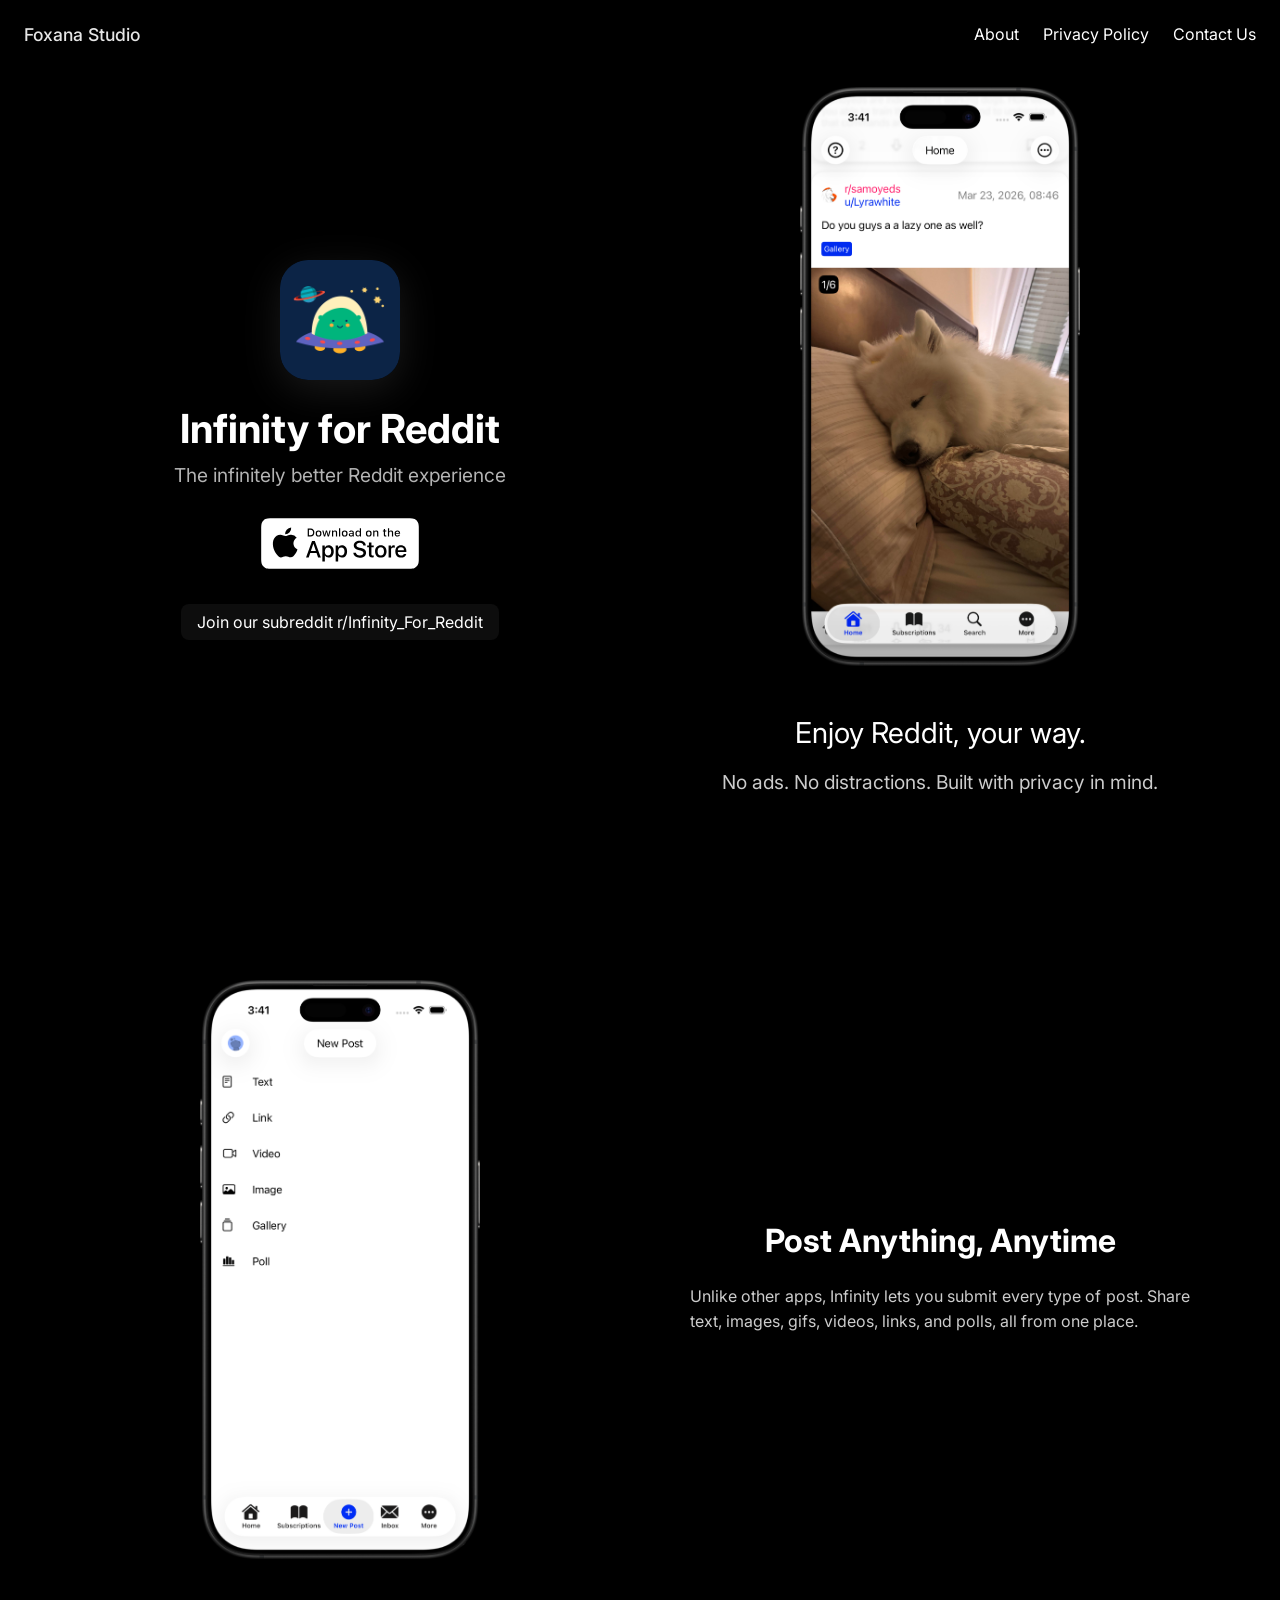
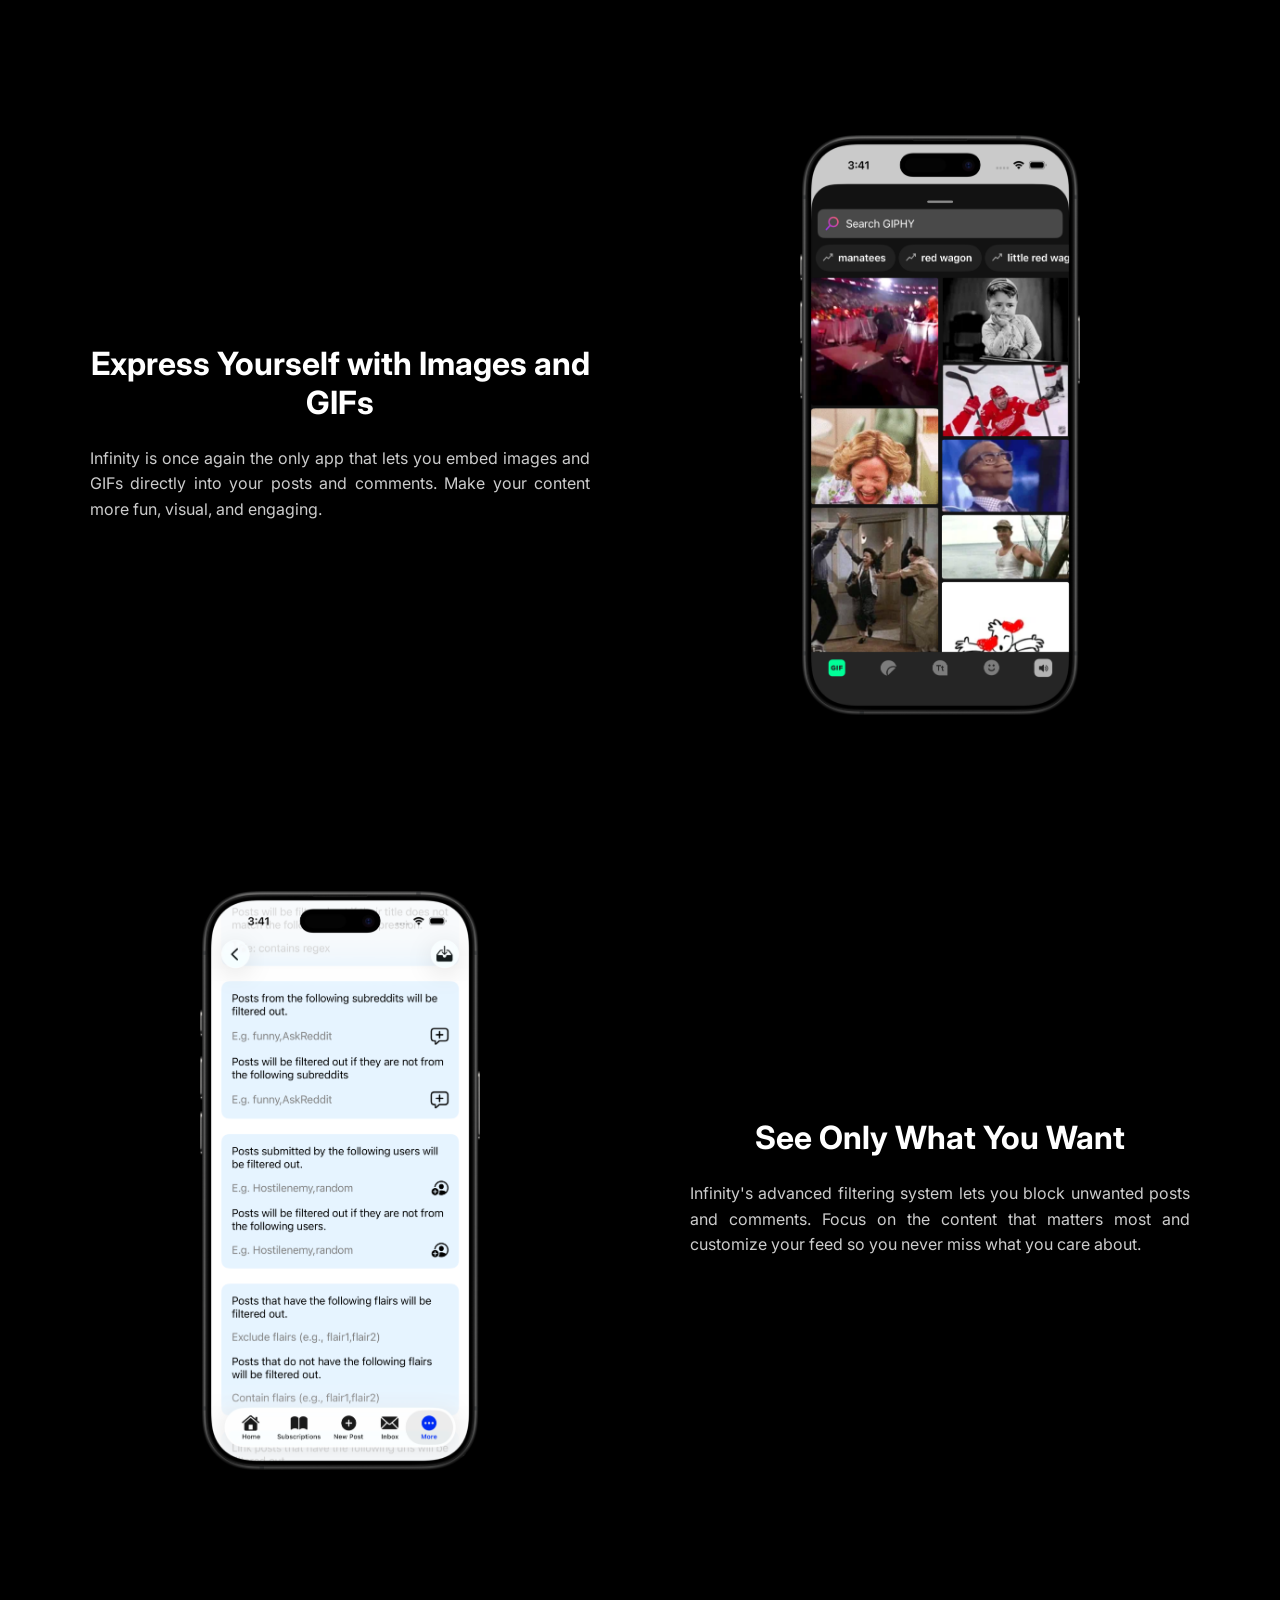
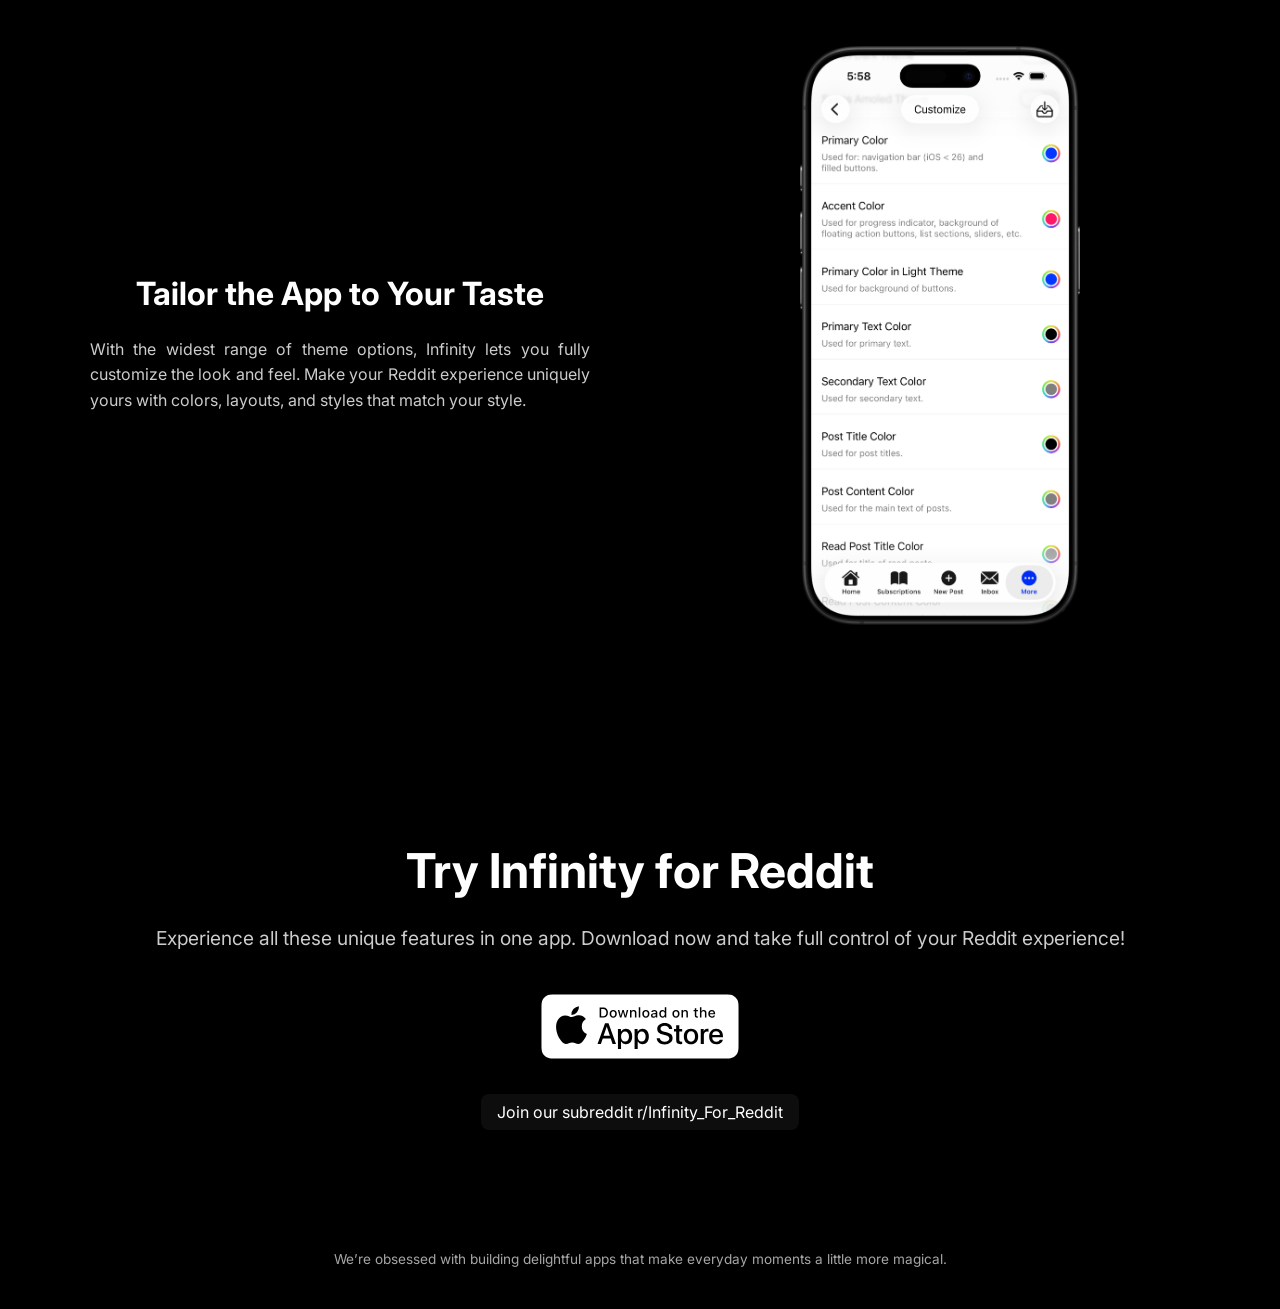
<file: index.html>
<!DOCTYPE html>
<html lang="en">
    <head>
        <meta charset="UTF-8" />
        <meta name="viewport" content="width=device-width, initial-scale=1.0" />
        <meta property="og:title" content="Infinity for Reddit" />
        <meta property="og:description" content="The infinitely better Reddit experience" />
        <meta property="og:image" content="https://foxanastudio.com/resources/og_image.png" />
        <meta property="og:url" content="https://foxanastudio.com/" />
        <meta property="og:type" content="website" />
        
        <title>Infinity for Reddit - The infinitely better Reddit experience</title>
        
        <link rel="icon" href="resources/favicon.ico" type="image/x-icon">
        <link rel="shortcut icon" href="resources/favicon.ico" type="image/x-icon">
        <link rel="apple-touch-icon" href="resources/apple-touch-icon.ico">
        
        <link rel="stylesheet" href="styles/header.css">
        <link href="https://fonts.googleapis.com/css2?family=Pacifico&family=Inter:wght@300;400;500&display=swap" rel="stylesheet">
        
        <style>
            * {
                box-sizing: border-box;
            }
            
            body {
                margin: 0;
                height: 100vh;
                background: #000;
                color: #fff;
                font-family: 'Inter', system-ui, -apple-system, BlinkMacSystemFont, sans-serif;
            }
            
            footer {
                font-size: 0.85rem;
                opacity: 0.65;
                line-height: 1.4;
                text-align: center;
                padding: 40px 20px;
            }
            
            .container {
                display: flex;
                min-height: 100vh;
                padding: 40px;
                max-width: 1500px;
                margin: 0 auto;
            }
            
            .container + .container {
                min-height: auto;
                padding-top: 80px;
                padding-bottom: 80px;
            }
            
            .left, .right {
                flex: 1;
                display: flex;
                align-items: center;
                justify-content: center;
                text-align: center;
            }
            
            .app-icon {
                width: 120px;
                height: 120px;
                border-radius: 28px;
                margin-bottom: 20px;
                box-shadow: 0 10px 40px rgba(255,255,255,0.1);
            }
            
            .app-name {
                font-size: 2.5rem;
                margin: 0;
            }
            
            .tagline {
                font-size: 1.2rem;
                opacity: 0.7;
                margin: 10px 0 30px;
            }
            
            .app-store {
                width: 160px;
                cursor: pointer;
                transition: transform 0.2s ease;
            }
            
            .app-store:hover {
                transform: scale(1.05);
            }
            
            .subreddit-link {
                display: block;
                width: fit-content;
                margin: 30px auto 0;
                padding: 8px 16px;
                font-size: 1rem;
                color: #fff;
                background-color: #0D0D0D;
                border-radius: 8px;
                text-decoration: none;
                transition: background-color 0.2s, transform 0.2s;
            }
            
            .subreddit-link:hover {
                background-color: #333333;
                transform: translateY(-2px);
            }
            
            .subreddit-link:active {
                transform: translateY(0);
            }
            
            .section_title {
                max-width: 500px;
                margin: 0 auto;
            }
            
            .section_text {
                max-width: 500px;
                margin: 0 auto;
                margin-top: 24px;
                line-height: 1.6;
                text-align: justify;
                color: #ccc;
            }
            
            .hero-line {
                font-size: 1.8rem;
                margin-bottom: 20px;
            }
            
            .hero-sub {
                font-size: 1.2rem;
                opacity: 0.8;
            }
            
            .screenshot {
                width: 280px;
                max-width: 100%;
                border-radius: 24px;
                margin-bottom: 16px;
            }
            
            .caption {
                font-size: 1.4rem;
                opacity: 0.8;
            }
            
            .container:nth-child(even) {
                flex-direction: row-reverse;
            }
            
            .download-cta {
                display: flex;
                justify-content: center;
                align-items: center;
                padding: 80px 40px;
                text-align: center;
            }
            
            .download-cta h2 {
                font-size: clamp(2rem, 4vw, 3rem);
                margin-bottom: 24px;
            }
            
            .download-cta p {
                font-size: 1.2rem;
                margin-bottom: 40px;
                color: #ccc;
                line-height: 1.5;
                text-align: justify
            }
            
            .download-cta .app-store {
                max-width: 200px;
                width: 100%;
                height: auto;
            }
            
            @media (max-width: 768px) {
                .container {
                    flex-direction: column;
                    text-align: center;
                    justify-content: center;
                    min-height: 100vh;
                }
                
                .container:nth-child(even) {
                    flex-direction: column;
                }
                
                .left, .right {
                    flex: unset;
                    width: 100%;
                    margin-top: 40px;
                }
                
                .download-cta h2 {
                    max-width: 500px;
                }
                
                .download-cta p {
                    max-width: 500px;
                }
                
                footer {
                    position: static;
                    margin-top: 40px;
                    text-align: center;
                    padding-bottom: 20px;
                }
            }
        </style>
        
        <script src="scripts/nav.js"></script>
    </head>
    <body>
        <div class="brand">Foxana Studio</div>
        
        <div class="nav">
            <button class="hamburger">
                <img src="resources/menu.svg" alt="Nav" />
            </button>
            <div class="nav-links">
                <a href="about">About</a>
                <a href="infinity-privacy">Privacy Policy</a>
                <a href="contact">Contact Us</a>
            </div>
        </div>
        
        <div class="container">
            <div class="left">
                <div>
                    <img src="resources/icon.png" alt="App Icon" class="app-icon" />
                    
                    <h1 class="app-name">Infinity for Reddit</h1>
                    <p class="tagline">The infinitely better Reddit experience</p>
                    
                    <a href="https://apps.apple.com/us/app/infinity-for-reddit/id6759064642" target="_blank" rel="noopener noreferrer">
                        <img
                        src="resources/app_store_badge.svg"
                        alt="Download on the App Store"
                        class="app-store"
                        />
                    </a>
                    
                    <a href="https://reddit.com/r/Infinity_For_Reddit" class="subreddit-link" target="_blank" rel="noopener noreferrer">
                        Join our subreddit r/Infinity_For_Reddit
                    </a>
                </div>
            </div>
            
            <div class="right">
                <div>
                    <img src="resources/screen1.png" class="screenshot" />
                    <p class="hero-line">
                    Enjoy Reddit, your way.
                    </p>
                    <p class="hero-sub">
                    No ads. No distractions. Built with privacy in mind.
                    </p>
                </div>
            </div>
        </div>
        
        <div class="container">
            <div class="left">
                <div>
                    <h1 class="section_title">Post Anything, Anytime</h2>
                    <p class="section_text">Unlike other apps, Infinity lets you submit every type of post. Share text, images, gifs, videos, links, and polls, all from one place.</p>
                </div>
            </div>
            
            <div class="right">
                <img src="resources/screen2.png" class="screenshot" />
            </div>
        </div>
        
        <div class="container">
            <div class="left">
                <div>
                    <h1 class="section_title">Express Yourself with Images and GIFs</h2>
                    <p class="section_text">Infinity is once again the only app that lets you embed images and GIFs directly into your posts and comments. Make your content more fun, visual, and engaging.</p>
                </div>
            </div>
            
            <div class="right">
                <img src="resources/screen3.png" class="screenshot" />
            </div>
        </div>
        
        <div class="container">
            <div class="left">
                <div>
                    <h1 class="section_title">See Only What You Want</h2>
                    <p class="section_text">Infinity's advanced filtering system lets you block unwanted posts and comments. Focus on the content that matters most and customize your feed so you never miss what you care about.</p>
                </div>
            </div>
            
            <div class="right">
                <img src="resources/screen4.png" class="screenshot" />
            </div>
        </div>
        
        <div class="container">
            <div class="left">
                <div>
                    <h1 class="section_title">Tailor the App to Your Taste</h2>
                    <p class="section_text">With the widest range of theme options, Infinity lets you fully customize the look and feel. Make your Reddit experience uniquely yours with colors, layouts, and styles that match your style.</p>
                </div>
            </div>
            
            <div class="right">
                <img src="resources/screen5.png" class="screenshot" />
            </div>
        </div>
        
        <div class="download-cta">
          <div>
            <h2>Try Infinity for Reddit</h2>
            <p>Experience all these unique features in one app. Download now and take full control of your Reddit experience!</p>
            <a href="https://apps.apple.com/us/app/infinity-for-reddit/id6759064642" target="_blank" rel="noopener noreferrer">
              <img src="resources/app_store_badge.svg" alt="Download on the App Store" class="app-store">
            </a>
            <a href="https://reddit.com/r/Infinity_For_Reddit" class="subreddit-link" target="_blank" rel="noopener noreferrer">
                Join our subreddit r/Infinity_For_Reddit
            </a>
          </div>
        </div>
        
        <footer>
            We’re obsessed with building delightful apps that make everyday moments a little more magical.
        </footer>
    </body>
</html>
</file>
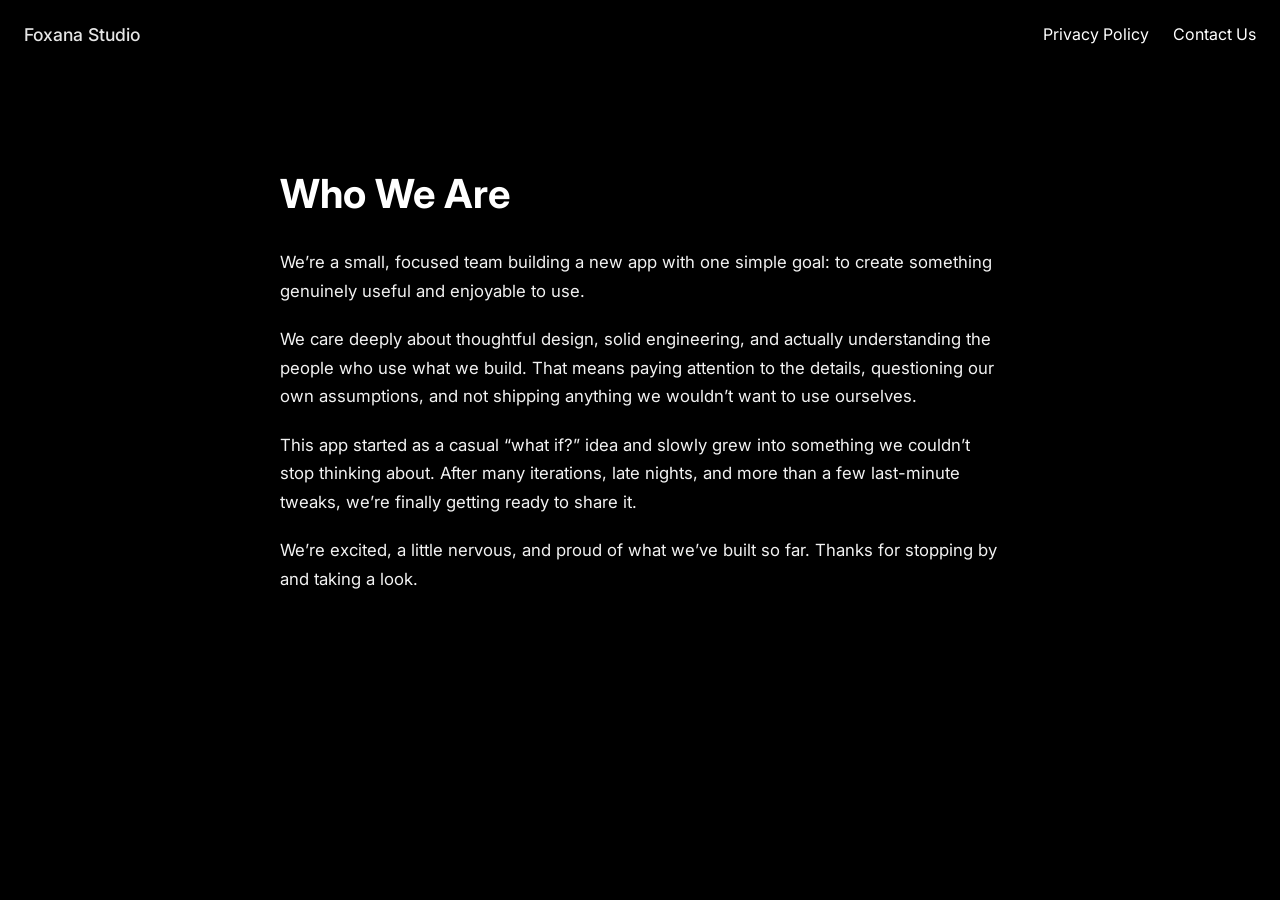
<file: about.html>
<!DOCTYPE html>
<html lang="en">
<head>
    <meta charset="UTF-8" />
    <meta name="viewport" content="width=device-width, initial-scale=1.0" />
    <meta property="og:title" content="About Us - Foxana Studio" />
    <meta property="og:description" content="Learn about the team behind Infinity for Reddit." />
    <meta property="og:image" content="https://foxanastudio.com/resources/og_image.png" />
    <meta property="og:url" content="https://foxanastudio.com/about" />
    <meta property="og:type" content="website" />
    
    <title>About Us - Foxana Studio</title>

    <link rel="icon" href="resources/favicon.ico" type="image/x-icon">
    <link rel="shortcut icon" href="resources/favicon.ico" type="image/x-icon">
    <link rel="apple-touch-icon" href="resources/apple-touch-icon.ico">
    
    <link rel="stylesheet" href="styles/header.css">
    <link href="https://fonts.googleapis.com/css2?family=Inter:wght@300;400;500&display=swap" rel="stylesheet">

    <style>
    * {
      box-sizing: border-box;
    }

    body {
      margin: 0;
      min-height: 100vh;
      background: #000;
      color: #fff;
      font-family: 'Inter', system-ui, -apple-system, BlinkMacSystemFont, sans-serif;
      padding: 40px;
    }

    /* Content */
    .content {
      max-width: 720px;
      margin: 120px auto 0;
      line-height: 1.7;
    }

    h1 {
      font-size: 2.5rem;
      margin-bottom: 20px;
    }

    p {
      margin-bottom: 20px;
      font-size: 1.05rem;
      opacity: 0.95;
    }

    @media (max-width: 768px) {
      .content {
        margin-top: 100px;
      }
    }
  </style>
  
  <script src="scripts/nav.js"></script>
</head>
<body>
<div class="brand">
    <a href="/">Foxana Studio</a>
</div>

<div class="nav">
  <button class="hamburger">
    <img src="resources/menu.svg" alt="Nav" />
  </button>
  <div class="nav-links">
    <a href="infinity-privacy">Privacy Policy</a>
    <a href="contact">Contact Us</a>
  </div>
</div>

<div class="content">
    <h1>Who We Are</h1>

    <p>
        We’re a small, focused team building a new app with one simple goal:
        to create something genuinely useful and enjoyable to use.
    </p>

    <p>
        We care deeply about thoughtful design, solid engineering, and actually
        understanding the people who use what we build. That means paying attention
        to the details, questioning our own assumptions, and not shipping anything
        we wouldn’t want to use ourselves.
    </p>

    <p>
        This app started as a casual “what if?” idea and slowly grew into something
        we couldn’t stop thinking about. After many iterations, late nights, and
        more than a few last-minute tweaks, we’re finally getting ready to share it.
    </p>

    <p>
        We’re excited, a little nervous, and proud of what we’ve built so far.
        Thanks for stopping by and taking a look.
    </p>
</div>
</body>
</html>
</file>
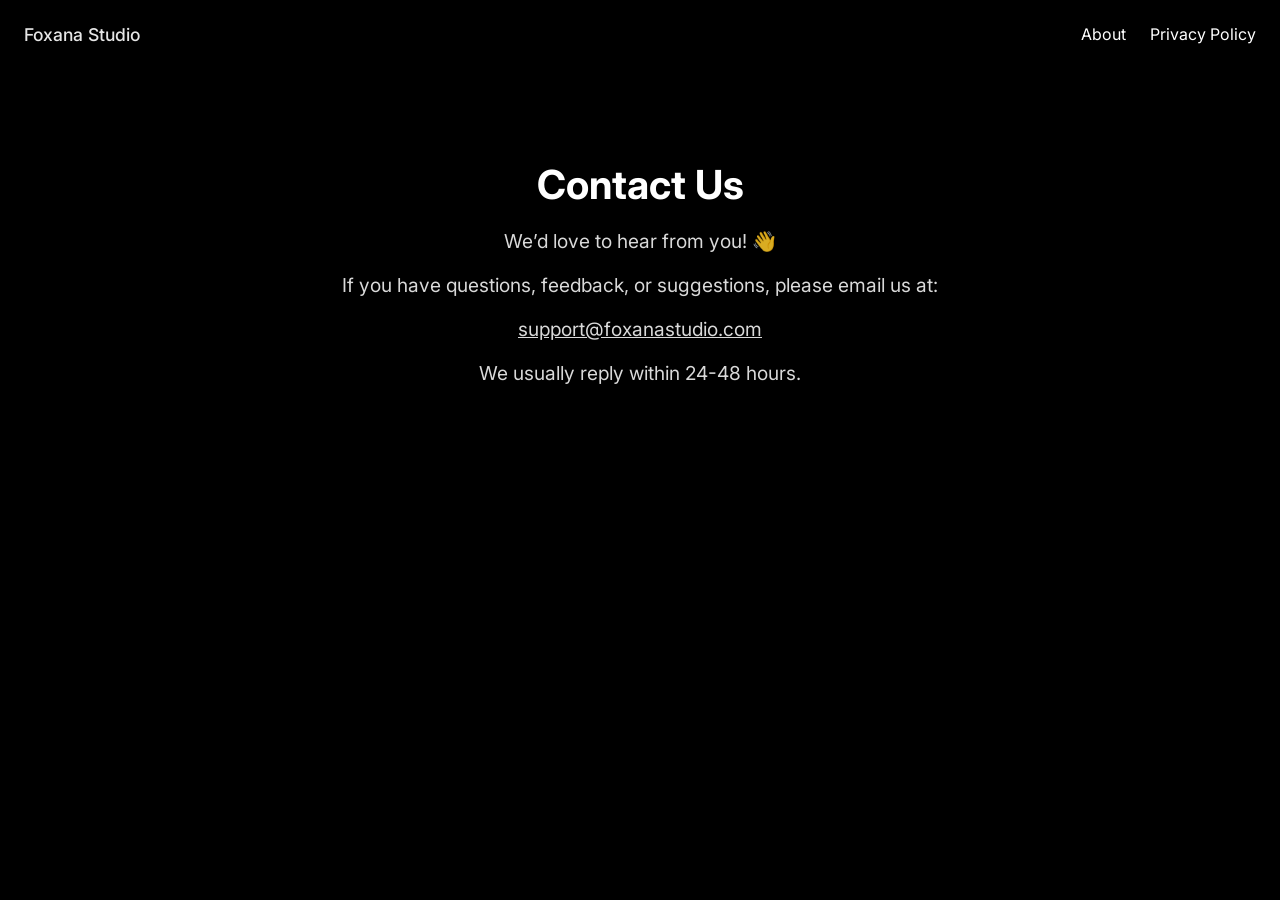
<file: contact.html>
<!DOCTYPE html>
<html lang="en">
<head>
  <meta charset="UTF-8" />
  <meta name="viewport" content="width=device-width, initial-scale=1.0" />
  <meta property="og:title" content="Contact Us - Foxana Studio" />
  <meta property="og:description" content="Get in touch with us for Infinity for Reddit." />
  <meta property="og:image" content="https://foxanastudio.com/resources/og_image.png" />
  <meta property="og:url" content="https://foxanastudio.com/contact" />
  <meta property="og:type" content="website" />
  
  <title>Contact Us - Foxana Studio</title>

  <link rel="icon" href="resources/favicon.ico" type="image/x-icon">
  <link rel="shortcut icon" href="resources/favicon.ico" type="image/x-icon">
  <link rel="apple-touch-icon" href="resources/apple-touch-icon.ico">
  
  <link rel="stylesheet" href="styles/header.css">
  <link href="https://fonts.googleapis.com/css2?family=Inter:wght@300;400;500&display=swap" rel="stylesheet">

  <style>
    * {
      box-sizing: border-box;
    }

    body {
      margin: 0;
      min-height: 100vh;
      background: #000;
      color: #fff;
      font-family: 'Inter', system-ui, -apple-system, BlinkMacSystemFont, sans-serif;
      padding: 40px;
    }

    .container {
      max-width: 900px;
      margin: 120px auto 0 auto; /* pushes content below nav */
      text-align: center;
    }

    h1 {
      font-size: 2.5rem;
      margin-bottom: 20px;
    }

    p {
      font-size: 1.2rem;
      opacity: 0.85;
      margin-bottom: 20px;
    }

    a.contact-link {
      color: #fff;
      text-decoration: underline;
    }

    a.contact-link:hover {
      opacity: 1;
    }
  </style>
  
  <script src="scripts/nav.js"></script>
</head>
<body>

<div class="brand">
  <a href="/">Foxana Studio</a>
</div>

<div class="nav">
  <button class="hamburger">
    <img src="resources/menu.svg" alt="Nav" />
  </button>
  <div class="nav-links">
    <a href="about">About</a>
    <a href="infinity-privacy">Privacy Policy</a>
  </div>
</div>

<div class="container">
  <h1>Contact Us</h1>
  <p>We’d love to hear from you! 👋</p>
  <p>If you have questions, feedback, or suggestions, please email us at:</p>
  <p><a class="contact-link" href="mailto:support@foxanastudio.com">support@foxanastudio.com</a></p>
  <p>We usually reply within 24-48 hours.</p>
</div>

</body>
</html>
</file>
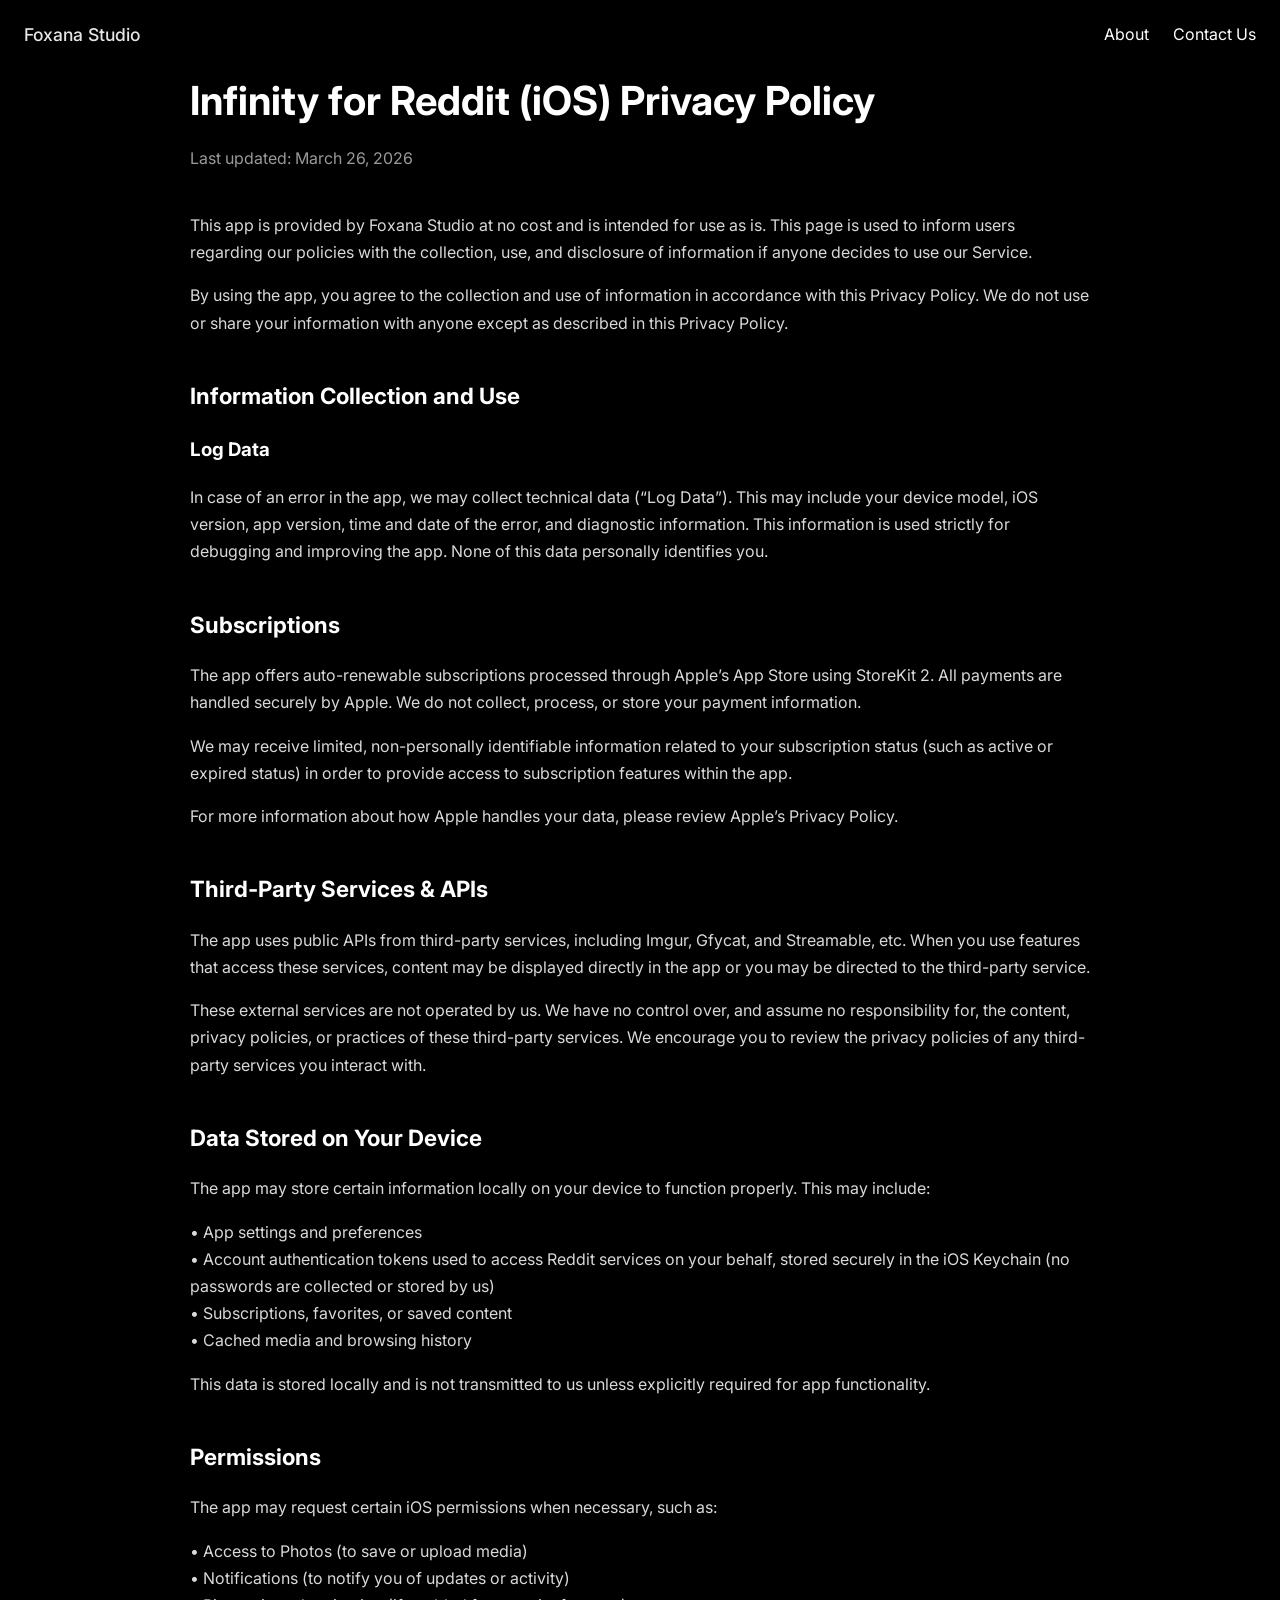
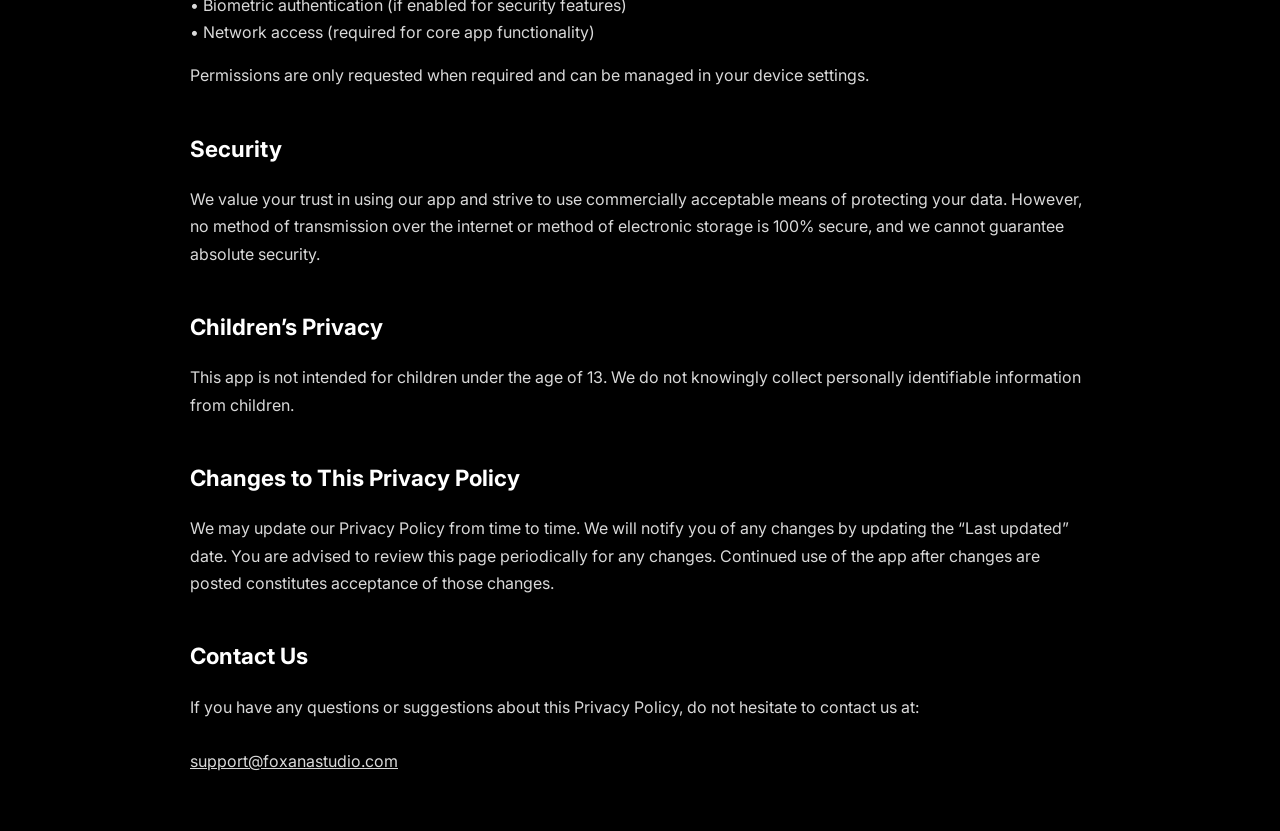
<file: infinity-privacy.html>
<!DOCTYPE html>
<html lang="en">
<head>
  <meta charset="UTF-8" />
  <meta name="viewport" content="width=device-width, initial-scale=1.0" />
  <meta property="og:title" content="Infinity for Reddit (iOS) Privacy Policy" />
  <meta property="og:description" content="Learn how Infinity for Reddit (iOS) handles your data securely." />
  <meta property="og:image" content="https://foxanastudio.com/resources/og_image.png" />
  <meta property="og:url" content="https://foxanastudio.com/infinity-privacy" />
  <meta property="og:type" content="website" />
  
  <title>Infinity for Reddit (iOS) Privacy Policy</title>

  <link rel="icon" href="resources/favicon.ico" type="image/x-icon">
  <link rel="shortcut icon" href="resources/favicon.ico" type="image/x-icon">
  <link rel="apple-touch-icon" href="resources/apple-touch-icon.ico">
  
  <link rel="stylesheet" href="styles/header.css">
  <link href="https://fonts.googleapis.com/css2?family=Inter:wght@300;400;500&display=swap" rel="stylesheet">

  <style>
    * {
      box-sizing: border-box;
    }

    body {
      margin: 0;
      min-height: 100vh;
      background: #000;
      color: #fff;
      font-family: 'Inter', system-ui, -apple-system, BlinkMacSystemFont, sans-serif;
      padding: 40px;
    }
    
    .content {
      max-width: 900px;
      margin: 0 auto;
      line-height: 1.7;
    }

    h1 {
      font-size: 2.5rem;
      margin-bottom: 10px;
    }

    h2 {
      margin-top: 40px;
      font-size: 1.4rem;
    }

    p {
      opacity: 0.85;
      max-width: 900px;
    }

    a {
      color: #fff;
      text-decoration: underline;
    }

    .date {
      opacity: 0.6;
      margin-bottom: 40px;
    }
  </style>
  
  <script src="scripts/nav.js"></script>
</head>
<body>

<div class="brand">
    <a href="/">Foxana Studio</a>
</div>

<div class="nav">
  <button class="hamburger">
    <img src="resources/menu.svg" alt="Nav" />
  </button>
  <div class="nav-links">
    <a href="about">About</a>
    <a href="contact">Contact Us</a>
  </div>
</div>

<div class="content">
<h1>Infinity for Reddit (iOS) Privacy Policy</h1>
<div class="date">Last updated: March 26, 2026</div>

<p>
This app is provided by Foxana Studio at no cost and is intended for use as is.
This page is used to inform users regarding our policies with the collection,
use, and disclosure of information if anyone decides to use our Service.
</p>

<p>
By using the app, you agree to the collection and use of information in accordance
with this Privacy Policy. We do not use or share your information with anyone
except as described in this Privacy Policy.
</p>

<h2>Information Collection and Use</h2>

<h3>Log Data</h3>
<p>
In case of an error in the app, we may collect technical data (“Log Data”).
This may include your device model, iOS version, app version,
time and date of the error, and diagnostic information.
This information is used strictly for debugging and improving the app.
None of this data personally identifies you.
</p>

<h2>Subscriptions</h2>
<p>
The app offers auto-renewable subscriptions processed through Apple’s App Store
using StoreKit 2. All payments are handled securely by Apple.
We do not collect, process, or store your payment information.
</p>

<p>
We may receive limited, non-personally identifiable information related to your
subscription status (such as active or expired status) in order to provide
access to subscription features within the app.
</p>

<p>
For more information about how Apple handles your data,
please review Apple’s Privacy Policy.
</p>

<h2>Third-Party Services & APIs</h2>
<p>
The app uses public APIs from third-party services, including Imgur, Gfycat, and Streamable, etc. 
When you use features that access these services, content may be displayed directly in the app or you may be directed to the third-party service.
</p>
<p>
These external services are not operated by us. We have no control over, and assume no responsibility for, the content, privacy policies, or practices of these third-party services.
We encourage you to review the privacy policies of any third-party services you interact with.
</p>

<h2>Data Stored on Your Device</h2>
<p>
The app may store certain information locally on your device to function properly.
This may include:
</p>

<p>
• App settings and preferences<br />
• Account authentication tokens used to access Reddit services on your behalf, stored securely in the iOS Keychain (no passwords are collected or stored by us)<br />
• Subscriptions, favorites, or saved content<br />
• Cached media and browsing history
</p>

<p>
This data is stored locally and is not transmitted to us unless explicitly required for app functionality.
</p>

<h2>Permissions</h2>
<p>
The app may request certain iOS permissions when necessary, such as:
</p>

<p>
• Access to Photos (to save or upload media)<br />
• Notifications (to notify you of updates or activity)<br />
• Biometric authentication (if enabled for security features)<br />
• Network access (required for core app functionality)
</p>

<p>
Permissions are only requested when required and can be managed in your device settings.
</p>

<h2>Security</h2>
<p>
We value your trust in using our app and strive to use commercially acceptable means of protecting your data. However, no method of transmission over the internet or method of electronic storage is 100% secure, and we cannot guarantee absolute security.
</p>

<h2>Children’s Privacy</h2>
<p>
This app is not intended for children under the age of 13.
We do not knowingly collect personally identifiable information from children.
</p>

<h2>Changes to This Privacy Policy</h2>
<p>
We may update our Privacy Policy from time to time.
We will notify you of any changes by updating the “Last updated” date.
You are advised to review this page periodically for any changes.
Continued use of the app after changes are posted constitutes acceptance
of those changes.
</p>

<h2>Contact Us</h2>
<p>
If you have any questions or suggestions about this Privacy Policy,
do not hesitate to contact us at:
<br /><br />
<a href="mailto:support@foxanastudio.com">support@foxanastudio.com</a>
</p>
</div>
</body>
</html>
</file>
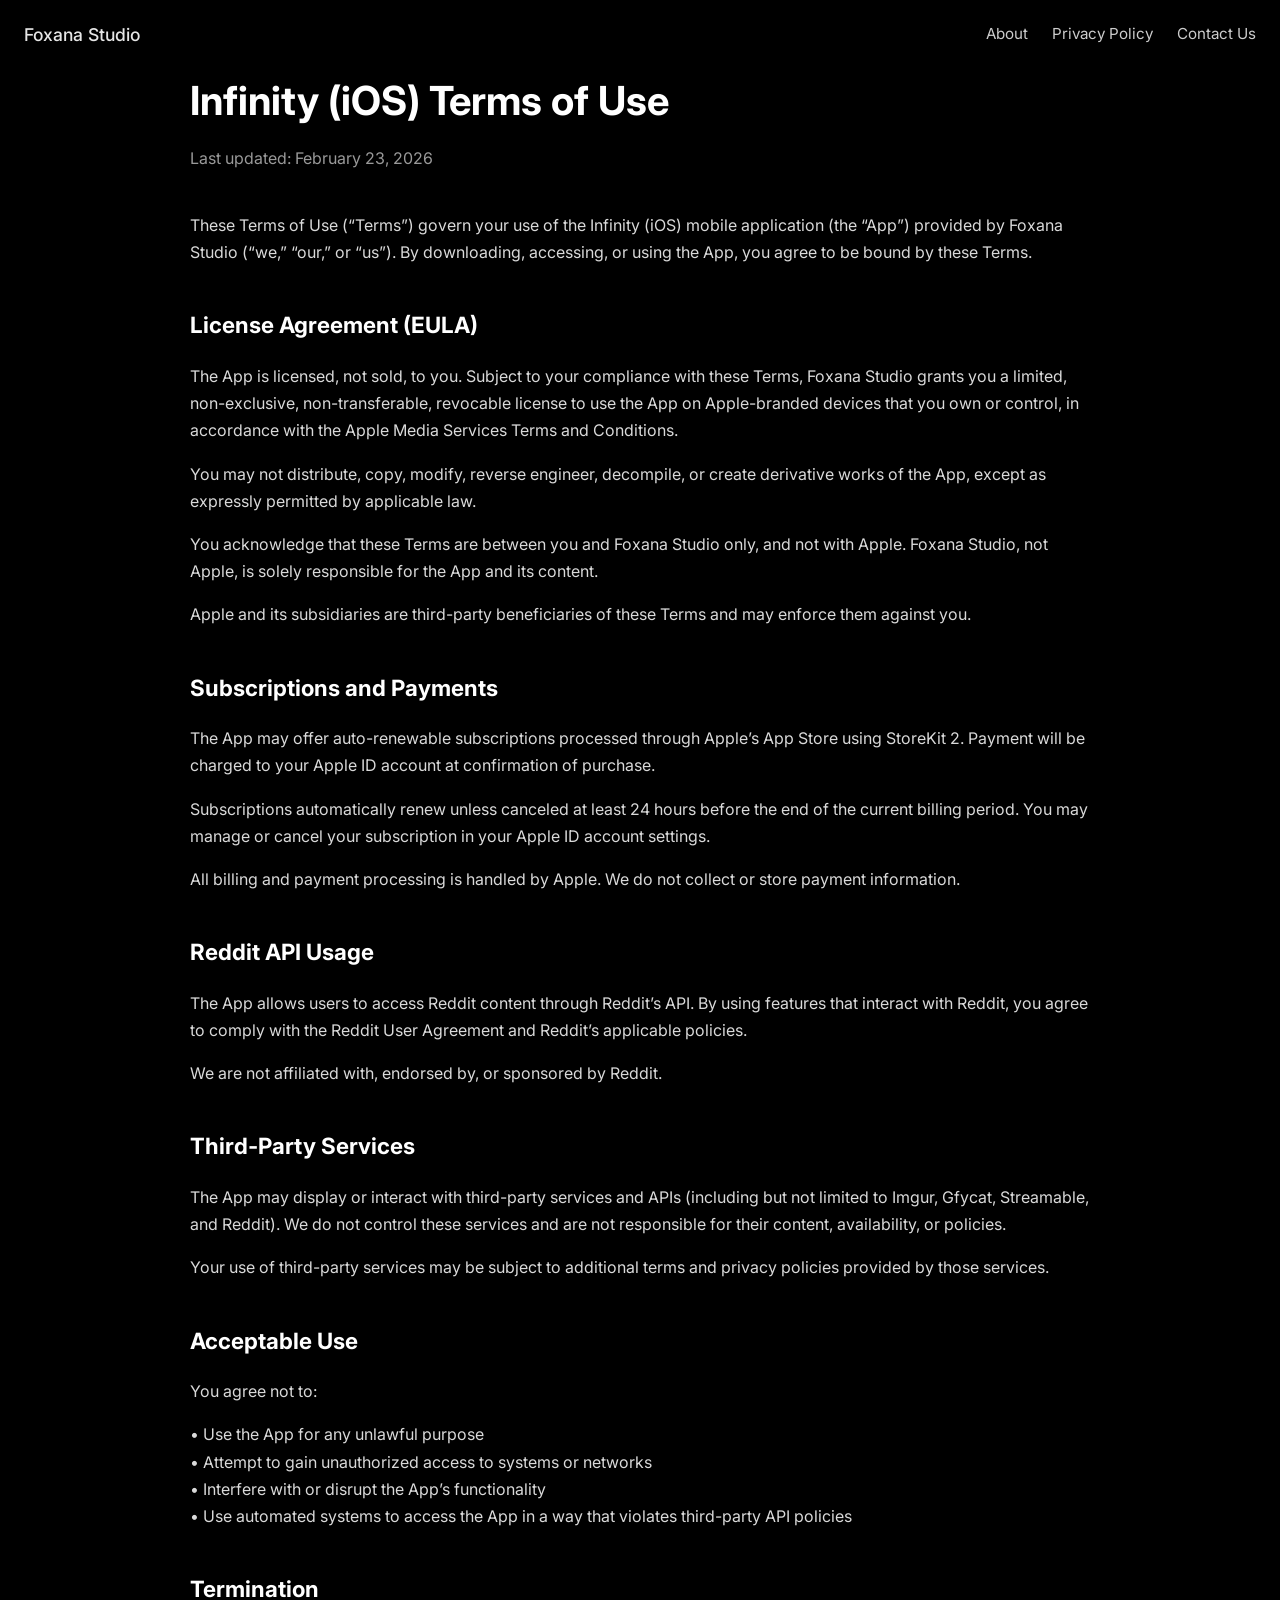
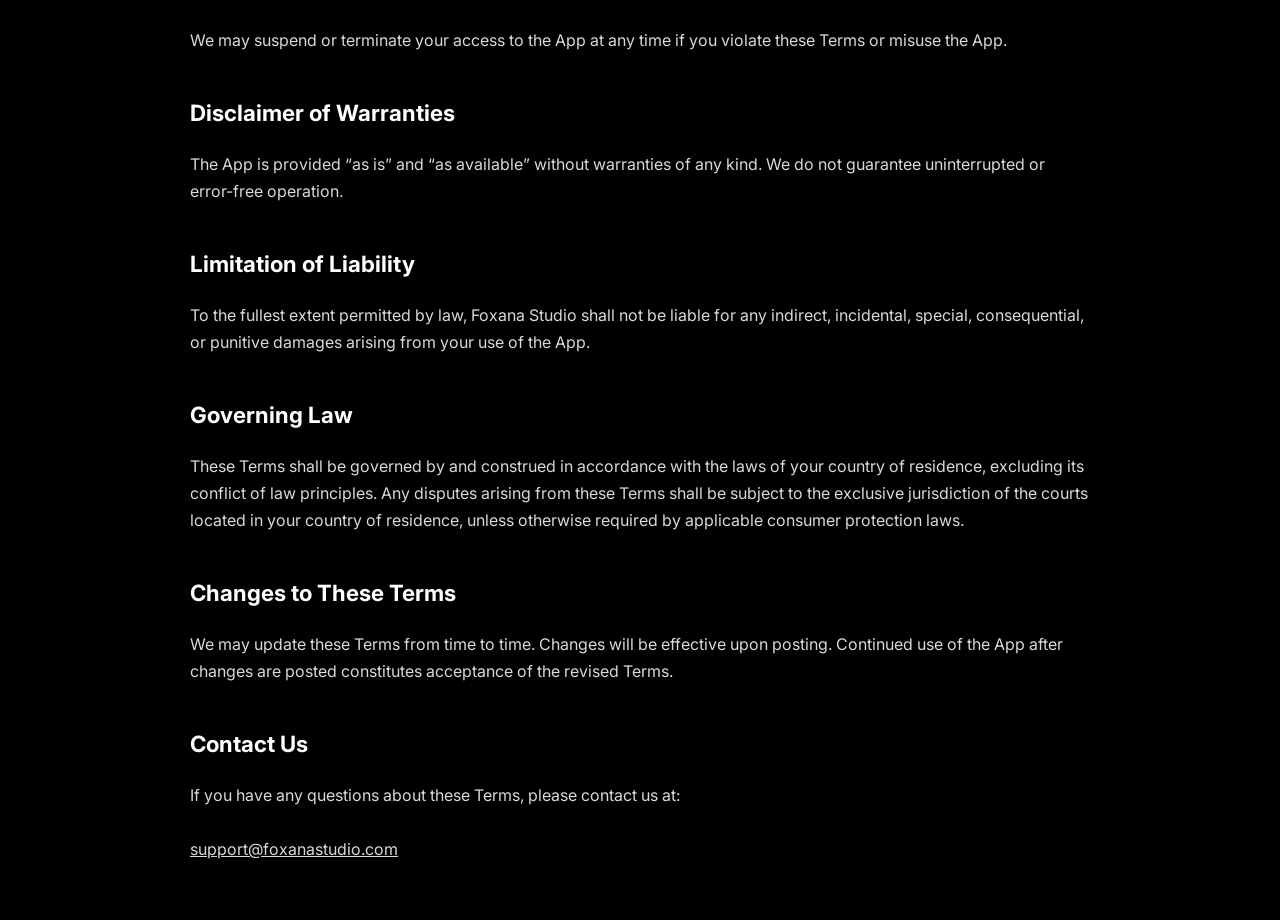
<file: terms.html>
<!DOCTYPE html>
<html lang="en">
<head>
  <meta charset="UTF-8" />
  <title>Infinity (iOS) Terms of Use</title>
  <meta name="viewport" content="width=device-width, initial-scale=1.0" />

  <link href="https://fonts.googleapis.com/css2?family=Inter:wght@300;400;500&display=swap" rel="stylesheet">

  <style>
    * {
      box-sizing: border-box;
    }

    body {
      margin: 0;
      min-height: 100vh;
      background: #000;
      color: #fff;
      font-family: 'Inter', system-ui, -apple-system, BlinkMacSystemFont, sans-serif;
      padding: 40px;
    }

    .brand {
      position: absolute;
      top: 24px;
      left: 24px;
      font-size: 1.1rem;
      font-weight: 500;
      opacity: 0.9;
    }
    
    .brand a {
      color: inherit;
      text-decoration: none;
    }

    .brand a:hover {
      text-decoration: underline;
      opacity: 1;
    }
    
    .nav {
      position: absolute;
      top: 24px;
      right: 24px;
      font-size: 0.95rem;
      display: flex;
      gap: 24px;
    }

    .nav a {
      color: #fff;
      text-decoration: none;
      opacity: 0.8;
    }

    .nav a:hover {
      opacity: 1;
      text-decoration: underline;
    }
    
    .content {
      max-width: 900px;
      margin: 0 auto;
      line-height: 1.7;
    }

    h1 {
      font-size: 2.5rem;
      margin-bottom: 10px;
    }

    h2 {
      margin-top: 40px;
      font-size: 1.4rem;
    }

    p {
      opacity: 0.85;
      max-width: 900px;
    }

    a {
      color: #fff;
      text-decoration: underline;
    }

    .date {
      opacity: 0.6;
      margin-bottom: 40px;
    }
  </style>
</head>
<body>

<div class="brand">
    <a href="/">Foxana Studio</a>
</div>

<div class="nav">
  <a href="about">About</a>
  <a href="infinity-privacy">Privacy Policy</a>
  <a href="contact">Contact Us</a>
</div>

<div class="content">
<h1>Infinity (iOS) Terms of Use</h1>
<div class="date">Last updated: February 23, 2026</div>

<p>
These Terms of Use (“Terms”) govern your use of the Infinity (iOS) mobile application (the “App”) provided by Foxana Studio (“we,” “our,” or “us”). By downloading, accessing, or using the App, you agree to be bound by these Terms.
</p>

<h2>License Agreement (EULA)</h2>

<p>
The App is licensed, not sold, to you. Subject to your compliance with these Terms, Foxana Studio grants you a limited, non-exclusive, non-transferable, revocable license to use the App on Apple-branded devices that you own or control, in accordance with the Apple Media Services Terms and Conditions.
</p>

<p>
You may not distribute, copy, modify, reverse engineer, decompile, or create derivative works of the App, except as expressly permitted by applicable law.
</p>

<p>
You acknowledge that these Terms are between you and Foxana Studio only, and not with Apple. Foxana Studio, not Apple, is solely responsible for the App and its content.
</p>

<p>
Apple and its subsidiaries are third-party beneficiaries of these Terms and may enforce them against you.
</p>

<h2>Subscriptions and Payments</h2>

<p>
The App may offer auto-renewable subscriptions processed through Apple’s App Store using StoreKit 2. Payment will be charged to your Apple ID account at confirmation of purchase.
</p>

<p>
Subscriptions automatically renew unless canceled at least 24 hours before the end of the current billing period. You may manage or cancel your subscription in your Apple ID account settings.
</p>

<p>
All billing and payment processing is handled by Apple. We do not collect or store payment information.
</p>

<h2>Reddit API Usage</h2>

<p>
The App allows users to access Reddit content through Reddit’s API. By using features that interact with Reddit, you agree to comply with the Reddit User Agreement and Reddit’s applicable policies.
</p>

<p>
We are not affiliated with, endorsed by, or sponsored by Reddit.
</p>

<h2>Third-Party Services</h2>

<p>
The App may display or interact with third-party services and APIs (including but not limited to Imgur, Gfycat, Streamable, and Reddit). We do not control these services and are not responsible for their content, availability, or policies.
</p>

<p>
Your use of third-party services may be subject to additional terms and privacy policies provided by those services.
</p>

<h2>Acceptable Use</h2>

<p>
You agree not to:
</p>

<p>
• Use the App for any unlawful purpose<br />
• Attempt to gain unauthorized access to systems or networks<br />
• Interfere with or disrupt the App’s functionality<br />
• Use automated systems to access the App in a way that violates third-party API policies
</p>

<h2>Termination</h2>

<p>
We may suspend or terminate your access to the App at any time if you violate these Terms or misuse the App.
</p>

<h2>Disclaimer of Warranties</h2>

<p>
The App is provided “as is” and “as available” without warranties of any kind. We do not guarantee uninterrupted or error-free operation.
</p>

<h2>Limitation of Liability</h2>

<p>
To the fullest extent permitted by law, Foxana Studio shall not be liable for any indirect, incidental, special, consequential, or punitive damages arising from your use of the App.
</p>

<h2>Governing Law</h2>

<p>
These Terms shall be governed by and construed in accordance with the laws of your country of residence, excluding its conflict of law principles. Any disputes arising from these Terms shall be subject to the exclusive jurisdiction of the courts located in your country of residence, unless otherwise required by applicable consumer protection laws.
</p>

<h2>Changes to These Terms</h2>

<p>
We may update these Terms from time to time. Changes will be effective upon posting. Continued use of the App after changes are posted constitutes acceptance of the revised Terms.
</p>

<h2>Contact Us</h2>

<p>
If you have any questions about these Terms, please contact us at:
<br /><br />
<a href="mailto:support@foxanastudio.com">support@foxanastudio.com</a>
</p>

</div>
</body>
</html>
</file>
<file: styles/header.css>
.brand {
  position: absolute;
  top: 24px;
  left: 24px;
  font-size: 1.1rem;
  font-weight: 500;
  opacity: 0.9;
}

.brand a {
  color: inherit;
  text-decoration: none;
}

.brand a:hover {
  text-decoration: underline;
  opacity: 1;
}

.nav {
  position: absolute;
  top: 24px;
  right: 24px;
}

.hamburger {
  display: none;
  padding: 0;
  margin: 0;
  background: none;
  border: none;
  color: #FFFFFF;
  cursor: pointer;
}

.nav-links {
  display: flex;
  gap: 24px;
  align-items: center;
}

.nav-links a {
  display: inline-block;
  margin: 0;
  padding: 0;
  color: #FFFFFF;
  text-decoration: none;
}

.nav a:hover {
  opacity: 1;
  text-decoration: underline;
}

@media (max-width: 768px) {
  .nav-links {
    display: none;
    flex-direction: column;
    gap: 0;
    background-color: #1A1A1A;
    position: absolute;
    width: max-content;
    max-width: 90vw;
    top: 48px;
    right: 0;
    border-radius: 8px;
    overflow: hidden;
  }
  
  .nav.active .nav-links {
    display: flex;
  }
  
  .nav-links a {
    width: 100%;
    text-align: left;
    text-decoration: none;
    padding: 16px;
    transition: background-color 0.2s;
  }
  
  .nav a:hover {
    text-decoration: none;
    background-color: #333333;
  }

  .hamburger {
    display: flex;
  }
}
</file>
